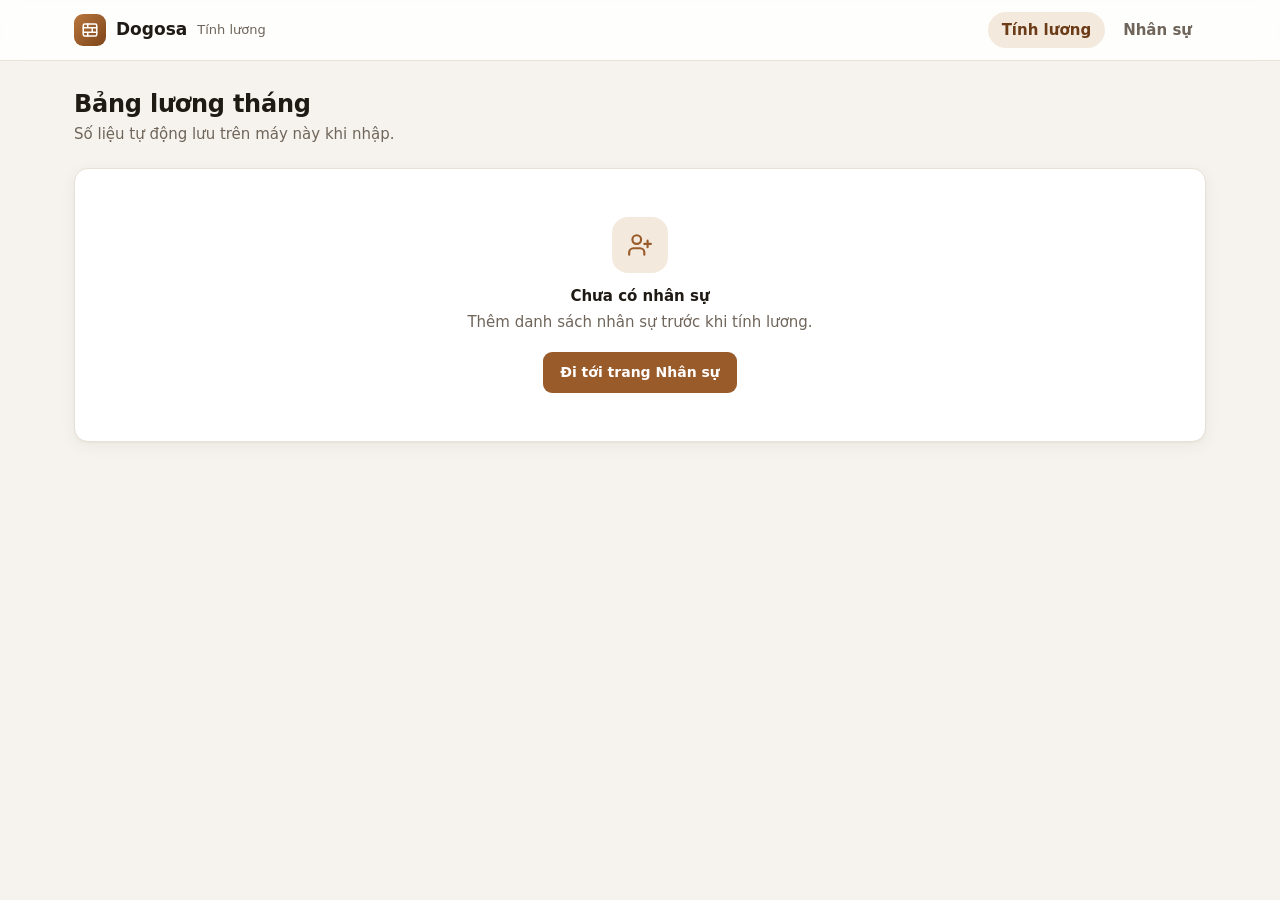
<file: index.html>
<!doctype html>
<html lang="vi">
<head>
  <meta charset="utf-8">
  <meta name="viewport" content="width=device-width, initial-scale=1">
  <title>Tính lương · Dogosa</title>
  <link rel="stylesheet" href="assets/styles.css">
</head>
<body>
  <header class="topbar">
    <div class="topbar-inner">
      <a class="brand" href="index.html">
        <span class="brand-mark">
          <svg width="18" height="18" viewBox="0 0 24 24" fill="none" stroke="currentColor" stroke-width="2" stroke-linecap="round" stroke-linejoin="round"><rect x="3" y="4" width="18" height="16" rx="2"/><path d="M3 9h18M3 15h18M9 4v5M15 9v6M9 15v5"/></svg>
        </span>
        Dogosa <small>Tính lương</small>
      </a>
      <nav class="nav">
        <a href="index.html" class="active">Tính lương</a>
        <a href="nhan-su.html">Nhân sự</a>
      </nav>
    </div>
  </header>

  <main class="container">
    <div class="page-head">
      <div>
        <h1>Bảng lương tháng</h1>
        <p class="muted">Số liệu tự động lưu trên máy này khi nhập.</p>
      </div>
      <button type="button" class="btn btn-danger-ghost" id="resetMonth">Làm mới dữ liệu tháng</button>
    </div>

    <section class="card empty" id="emptyState" hidden>
      <div class="empty-icon">
        <svg width="26" height="26" viewBox="0 0 24 24" fill="none" stroke="currentColor" stroke-width="2" stroke-linecap="round" stroke-linejoin="round"><path d="M16 21v-2a4 4 0 0 0-4-4H6a4 4 0 0 0-4 4v2"/><circle cx="9" cy="7" r="4"/><path d="M19 8v6M22 11h-6"/></svg>
      </div>
      <h3>Chưa có nhân sự</h3>
      <p class="muted">Thêm danh sách nhân sự trước khi tính lương.</p>
      <a class="btn btn-primary" href="nhan-su.html">Đi tới trang Nhân sự</a>
    </section>

    <div id="content" hidden>
      <!-- 1. Ngày công -->
      <section class="card">
        <div class="card-head">
          <span class="step">1</span>
          <h2>Ngày công</h2>
        </div>
        <div class="table-wrap">
          <table>
            <thead>
              <tr>
                <th>Họ tên</th>
                <th>Phân xưởng</th>
                <th class="num">Lương cứng/ngày</th>
                <th class="num">Ngày công</th>
                <th class="num">Lương cứng</th>
              </tr>
            </thead>
            <tbody id="workDayRows"></tbody>
          </table>
        </div>
      </section>

      <!-- 2. Sản lượng -->
      <section class="card">
        <div class="card-head">
          <span class="step">2</span>
          <h2>Sản lượng &amp; quỹ thưởng sản phẩm</h2>
        </div>
        <div class="production">
          <label class="field prod-field">
            <span>Số sản phẩm trong tháng</span>
            <input type="number" id="products" class="input input-lg" min="0" step="1" inputmode="numeric" placeholder="0">
          </label>
          <div class="prod-op">×</div>
          <div class="rate">
            <span class="field-label">Mức thưởng / sản phẩm</span>
            <div class="rate-box" id="rateView">
              <span class="rate-value"><b id="rateValue">10</b>k</span>
              <button type="button" class="icon-btn rate-edit-btn" id="rateEditBtn" title="Sửa mức thưởng" aria-label="Sửa mức thưởng">
                <svg viewBox="0 0 24 24" fill="none" stroke="currentColor" stroke-width="2" stroke-linecap="round" stroke-linejoin="round"><path d="M12 20h9"/><path d="M16.5 3.5a2.1 2.1 0 0 1 3 3L7 19l-4 1 1-4Z"/></svg>
              </button>
            </div>
            <div class="rate-box editing" id="rateEdit" hidden>
              <input type="number" id="rateInput" class="input-cell" min="0" step="1" inputmode="numeric">
              <span class="muted">k</span>
            </div>
          </div>
          <div class="prod-op">=</div>
          <div class="prod-total">
            <span class="field-label">Tổng thưởng cả xưởng</span>
            <div class="prod-total-value" id="totalBonus">0 đ</div>
          </div>
        </div>
        <div class="stats" id="pools"></div>
      </section>

      <!-- 3. Mức độ tham gia -->
      <section class="card">
        <div class="card-head">
          <span class="step">3</span>
          <h2>Mức độ tham gia theo phân xưởng</h2>
          <span class="hint small muted">Dán cạnh tính theo giờ, các phân xưởng khác tính theo số tấm</span>
        </div>
        <div class="ws-grid" id="participation"></div>
        <div id="wsNotes"></div>
      </section>

      <!-- 4. Bảng lương -->
      <section class="card">
        <div class="card-head">
          <span class="step">4</span>
          <h2>Bảng lương</h2>
        </div>
        <div id="warnings"></div>
        <div class="table-wrap">
          <table class="payroll">
            <thead>
              <tr>
                <th>Họ tên</th>
                <th class="num">Ngày công</th>
                <th class="num">Lương cứng</th>
                <th class="num">Thưởng sản phẩm</th>
                <th class="num">Tổng lương</th>
              </tr>
            </thead>
            <tbody id="payrollRows"></tbody>
            <tfoot id="payrollFoot"></tfoot>
          </table>
        </div>
      </section>

      <div class="page-actions">
        <button type="button" class="btn btn-primary btn-lg" id="exportBtn">
          <svg width="16" height="16" viewBox="0 0 24 24" fill="none" stroke="currentColor" stroke-width="2" stroke-linecap="round" stroke-linejoin="round"><path d="M6 9V2h12v7"/><path d="M6 18H4a2 2 0 0 1-2-2v-5a2 2 0 0 1 2-2h16a2 2 0 0 1 2 2v5a2 2 0 0 1-2 2h-2"/><rect x="6" y="14" width="12" height="8"/></svg>
          Xuất bảng lương
        </button>
      </div>
    </div>
  </main>

  <script src="assets/store.js"></script>
  <script src="assets/calc.js"></script>
  <script src="assets/luong.js"></script>
</body>
</html>
</file>
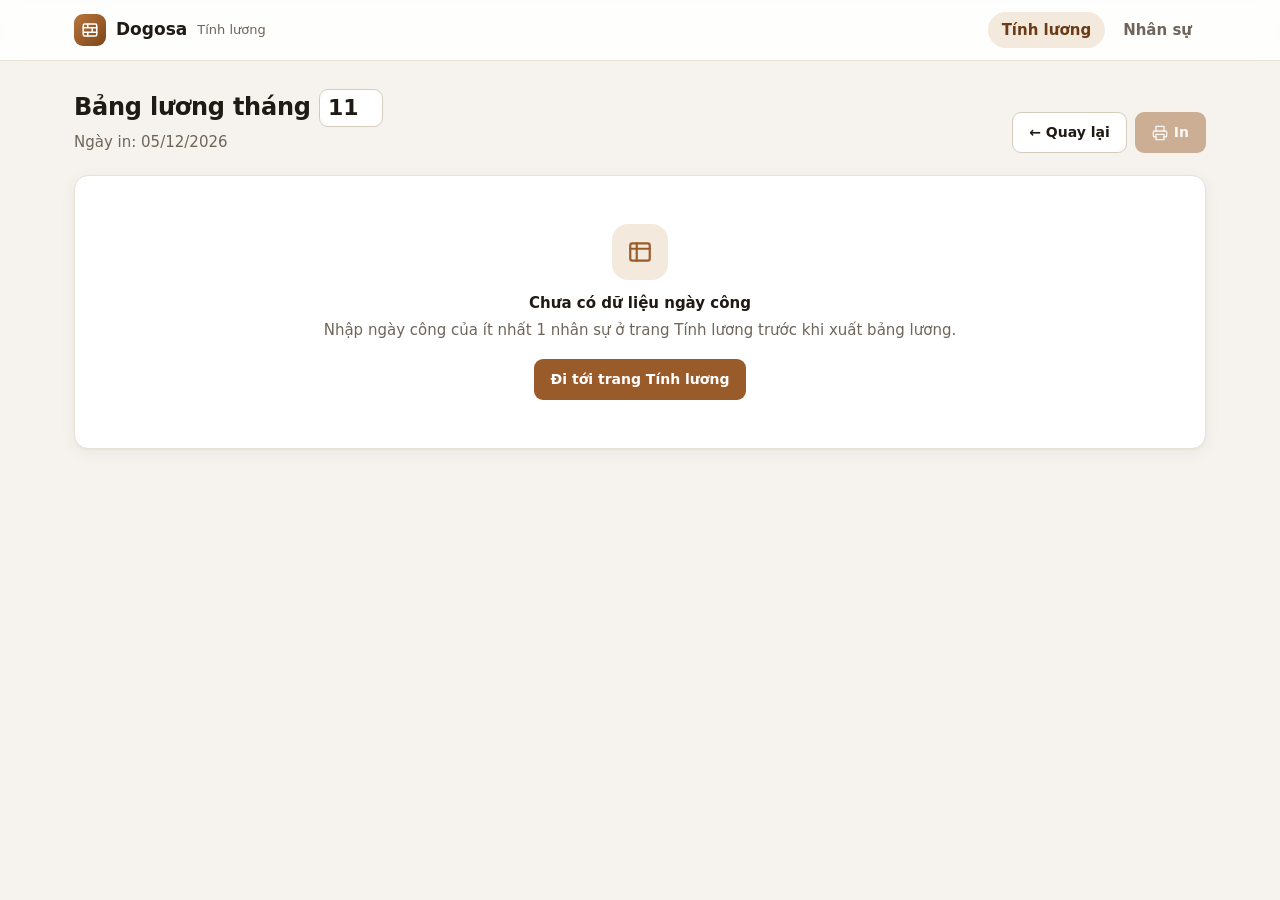
<file: bang-luong.html>
<!doctype html>
<html lang="vi">
<head>
  <meta charset="utf-8">
  <meta name="viewport" content="width=device-width, initial-scale=1">
  <title>Bảng lương · Dogosa</title>
  <link rel="stylesheet" href="assets/styles.css">
</head>
<body>
  <header class="topbar">
    <div class="topbar-inner">
      <a class="brand" href="index.html">
        <span class="brand-mark">
          <svg width="18" height="18" viewBox="0 0 24 24" fill="none" stroke="currentColor" stroke-width="2" stroke-linecap="round" stroke-linejoin="round"><rect x="3" y="4" width="18" height="16" rx="2"/><path d="M3 9h18M3 15h18M9 4v5M15 9v6M9 15v5"/></svg>
        </span>
        Dogosa <small>Tính lương</small>
      </a>
      <nav class="nav">
        <a href="index.html" class="active">Tính lương</a>
        <a href="nhan-su.html">Nhân sự</a>
      </nav>
    </div>
  </header>

  <main class="container print-page">
    <div class="page-head">
      <div>
        <h1>Bảng lương tháng <input type="number" class="input month-input no-print" id="monthInput" min="1" max="12" step="1" inputmode="numeric" aria-label="Tháng"><span class="print-only" id="monthPrint"></span></h1>
        <p class="muted">Ngày in: <span id="printDate"></span></p>
      </div>
      <div class="head-actions no-print">
        <a class="btn btn-ghost" href="index.html">← Quay lại</a>
        <button type="button" class="btn btn-primary" id="printBtn">
          <svg width="16" height="16" viewBox="0 0 24 24" fill="none" stroke="currentColor" stroke-width="2" stroke-linecap="round" stroke-linejoin="round"><path d="M6 9V2h12v7"/><path d="M6 18H4a2 2 0 0 1-2-2v-5a2 2 0 0 1 2-2h16a2 2 0 0 1 2 2v5a2 2 0 0 1-2 2h-2"/><rect x="6" y="14" width="12" height="8"/></svg>
          In
        </button>
      </div>
    </div>

    <section class="card empty" id="emptyState" hidden>
      <div class="empty-icon">
        <svg width="26" height="26" viewBox="0 0 24 24" fill="none" stroke="currentColor" stroke-width="2" stroke-linecap="round" stroke-linejoin="round"><rect x="3" y="4" width="18" height="16" rx="2"/><path d="M3 9h18M9 4v16"/></svg>
      </div>
      <h3>Chưa có dữ liệu ngày công</h3>
      <p class="muted">Nhập ngày công của ít nhất 1 nhân sự ở trang Tính lương trước khi xuất bảng lương.</p>
      <a class="btn btn-primary" href="index.html">Đi tới trang Tính lương</a>
    </section>

    <section class="card print-card" id="content" hidden>
      <div id="warnings" class="no-print"></div>
      <h2 class="table-title">Thưởng sản phẩm</h2>
      <div class="table-wrap summary-wrap">
        <table class="print-table">
          <thead id="summaryHead"></thead>
          <tbody id="summaryRows"></tbody>
        </table>
      </div>
      <h2 class="table-title">Bảng lương</h2>
      <div class="table-wrap">
        <table class="print-table">
          <thead id="printHead"></thead>
          <tbody id="printRows"></tbody>
          <tfoot id="printFoot"></tfoot>
        </table>
      </div>
    </section>
  </main>

  <script src="assets/store.js"></script>
  <script src="assets/calc.js"></script>
  <script src="assets/bang-luong.js"></script>
</body>
</html>
</file>
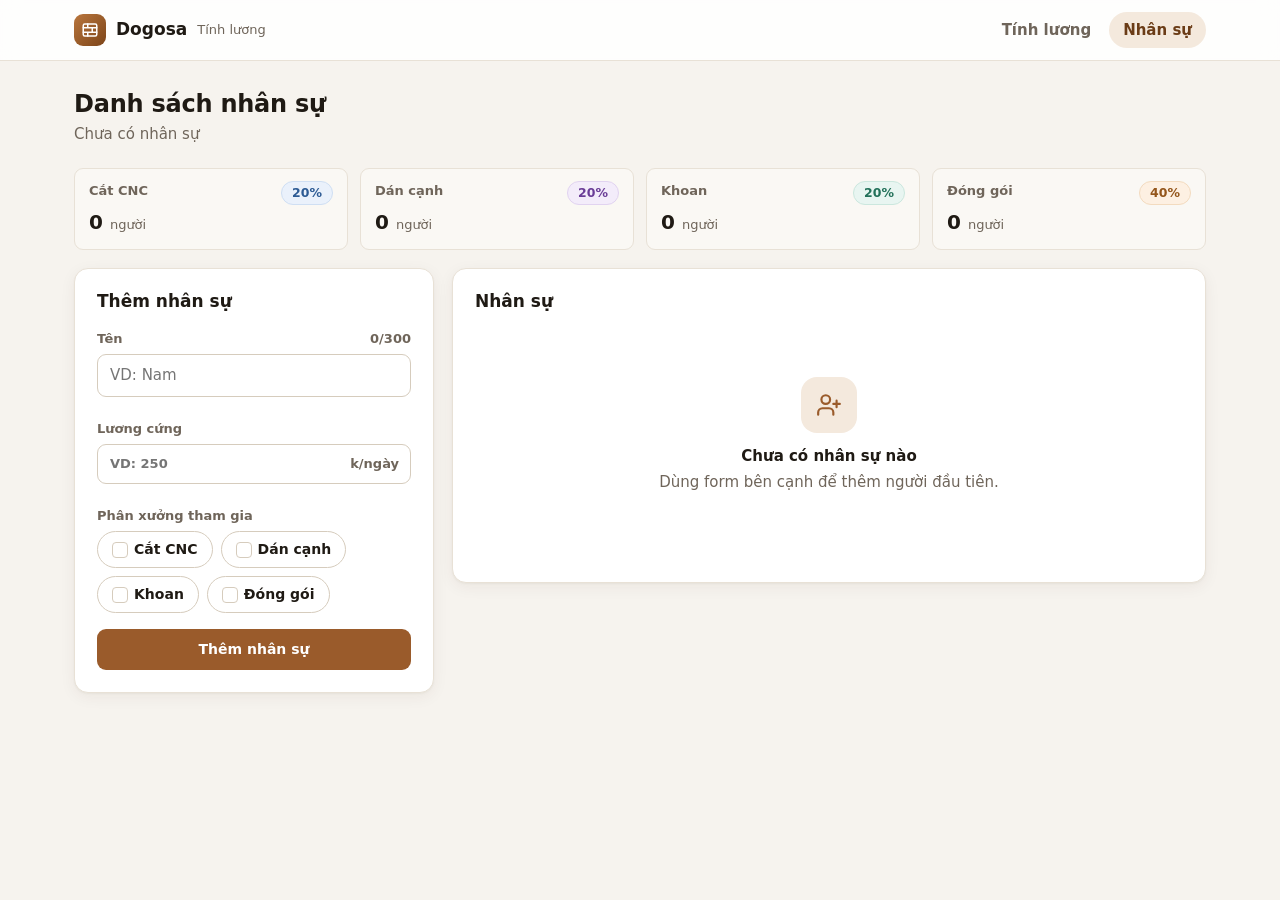
<file: nhan-su.html>
<!doctype html>
<html lang="vi">
<head>
  <meta charset="utf-8">
  <meta name="viewport" content="width=device-width, initial-scale=1">
  <title>Nhân sự · Dogosa</title>
  <link rel="stylesheet" href="assets/styles.css">
</head>
<body>
  <header class="topbar">
    <div class="topbar-inner">
      <a class="brand" href="index.html">
        <span class="brand-mark">
          <svg width="18" height="18" viewBox="0 0 24 24" fill="none" stroke="currentColor" stroke-width="2" stroke-linecap="round" stroke-linejoin="round"><rect x="3" y="4" width="18" height="16" rx="2"/><path d="M3 9h18M3 15h18M9 4v5M15 9v6M9 15v5"/></svg>
        </span>
        Dogosa <small>Tính lương</small>
      </a>
      <nav class="nav">
        <a href="index.html">Tính lương</a>
        <a href="nhan-su.html" class="active">Nhân sự</a>
      </nav>
    </div>
  </header>

  <main class="container">
    <div class="page-head">
      <div>
        <h1>Danh sách nhân sự</h1>
        <p class="muted" id="headCount">Chưa có nhân sự</p>
      </div>
    </div>

    <div class="stats" id="wsStats"></div>

    <div class="emp-layout">
      <section class="card emp-form-card">
        <div class="card-head">
          <h2 id="formTitle">Thêm nhân sự</h2>
          <span class="chip hint" id="editingBadge" hidden></span>
        </div>
        <form id="empForm" novalidate autocomplete="off">
          <label class="field">
            <span class="field-row"><span>Tên</span><span class="small muted" id="nameCount">0/300</span></span>
            <input type="text" id="name" maxlength="300" placeholder="VD: Nam">
            <span class="error-text" id="nameErr"></span>
          </label>
          <label class="field">
            <span>Lương cứng</span>
            <span class="input-suffix">
              <input type="number" id="dailyWage" min="0" step="1" inputmode="numeric" placeholder="VD: 250">
              <span class="suffix">k/ngày</span>
            </span>
            <span class="error-text" id="wageErr"></span>
          </label>
          <div class="field">
            <span class="field-label">Phân xưởng tham gia</span>
            <div class="pills" id="wsChecks"></div>
          </div>
          <div class="form-actions">
            <button type="submit" class="btn btn-primary" id="submitBtn">Thêm nhân sự</button>
            <button type="button" class="btn btn-ghost" id="cancelBtn" hidden>Huỷ</button>
          </div>
        </form>
      </section>

      <section class="card emp-list-card">
        <div class="card-head">
          <h2>Nhân sự</h2>
        </div>
        <div id="listEmpty" class="empty">
          <div class="empty-icon">
            <svg width="26" height="26" viewBox="0 0 24 24" fill="none" stroke="currentColor" stroke-width="2" stroke-linecap="round" stroke-linejoin="round"><path d="M16 21v-2a4 4 0 0 0-4-4H6a4 4 0 0 0-4 4v2"/><circle cx="9" cy="7" r="4"/><path d="M19 8v6M22 11h-6"/></svg>
          </div>
          <h3>Chưa có nhân sự nào</h3>
          <p class="muted">Dùng form bên cạnh để thêm người đầu tiên.</p>
        </div>
        <div class="table-wrap" id="listWrap" hidden>
          <table>
            <thead>
              <tr>
                <th style="width:56px">ID</th>
                <th>Tên</th>
                <th class="num">Lương cứng</th>
                <th>Phân xưởng</th>
                <th style="width:84px"></th>
              </tr>
            </thead>
            <tbody id="empRows"></tbody>
          </table>
        </div>
      </section>
    </div>
  </main>

  <script src="assets/store.js"></script>
  <script src="assets/nhan-su.js"></script>
</body>
</html>
</file>
<file: assets/styles.css>
/* Dogosa — style dùng chung */
:root {
  --bg: #f6f3ee;
  --surface: #ffffff;
  --surface-2: #faf8f4;
  --text: #1f1a14;
  --muted: #6f655a;
  --border: #e8e1d6;
  --border-strong: #d6ccbd;
  --accent: #9a5b2b;
  --accent-hover: #844b20;
  --accent-soft: #f4e9dd;
  --accent-ink: #6b3c17;
  --ok: #2f7d4f;
  --ok-soft: #e5f3ea;
  --warn: #9a6a00;
  --warn-soft: #fdf3d8;
  --danger: #b4372f;
  --danger-soft: #fbe7e5;
  --radius: 14px;
  --radius-sm: 9px;
  --shadow: 0 1px 2px rgba(60, 40, 20, 0.04), 0 4px 16px rgba(60, 40, 20, 0.06);
  --font: "Inter", "Segoe UI", system-ui, -apple-system, Roboto, "Helvetica Neue", Arial, sans-serif;
}

* { box-sizing: border-box; }

html, body { margin: 0; }

body {
  font-family: var(--font);
  font-size: 15px;
  line-height: 1.5;
  color: var(--text);
  background: var(--bg);
  -webkit-font-smoothing: antialiased;
}

h1, h2, h3 { margin: 0; line-height: 1.25; }
h1 { font-size: 24px; font-weight: 700; letter-spacing: -0.01em; }
h2 { font-size: 17px; font-weight: 650; }
h3 { font-size: 15px; font-weight: 650; }
a { color: var(--accent); }

.num { font-variant-numeric: tabular-nums; text-align: right; white-space: nowrap; }
.muted { color: var(--muted); }
.small { font-size: 13px; }
[hidden] { display: none !important; }

/* ---------- Topbar ---------- */
.topbar {
  position: sticky;
  top: 0;
  z-index: 10;
  background: rgba(255, 255, 255, 0.85);
  backdrop-filter: blur(10px);
  border-bottom: 1px solid var(--border);
}
.topbar-inner {
  max-width: 1180px;
  margin: 0 auto;
  padding: 0 24px;
  height: 60px;
  display: flex;
  align-items: center;
  gap: 24px;
}
.brand { display: flex; align-items: center; gap: 10px; font-weight: 700; font-size: 17px; text-decoration: none; color: var(--text); }
.brand-mark {
  width: 32px; height: 32px; border-radius: 9px;
  display: grid; place-items: center;
  background: linear-gradient(135deg, #b9763d, #7d4519);
  color: #fff;
}
.brand small { font-weight: 500; color: var(--muted); font-size: 13px; }
.nav { display: flex; gap: 4px; margin-left: auto; }
.nav a {
  text-decoration: none;
  color: var(--muted);
  font-weight: 550;
  padding: 7px 14px;
  border-radius: 999px;
  transition: background 0.15s, color 0.15s;
}
.nav a:hover { color: var(--text); background: var(--surface-2); }
.nav a.active { color: var(--accent-ink); background: var(--accent-soft); }

/* ---------- Layout ---------- */
.container { max-width: 1180px; margin: 0 auto; padding: 28px 24px 64px; }
.page-head { display: flex; align-items: flex-end; justify-content: space-between; gap: 16px; margin-bottom: 22px; flex-wrap: wrap; }
.page-head p { margin: 4px 0 0; }

.card {
  background: var(--surface);
  border: 1px solid var(--border);
  border-radius: var(--radius);
  box-shadow: var(--shadow);
  padding: 22px;
  margin-bottom: 18px;
}
.card-head { display: flex; align-items: center; gap: 12px; margin-bottom: 16px; flex-wrap: wrap; }
.card-head .hint { margin-left: auto; }
.step {
  width: 26px; height: 26px; border-radius: 50%;
  display: grid; place-items: center;
  font-size: 13px; font-weight: 700;
  background: var(--accent-soft); color: var(--accent-ink);
  flex: none;
}

/* ---------- Buttons ---------- */
.btn {
  display: inline-flex; align-items: center; justify-content: center; gap: 6px;
  font: inherit; font-weight: 600; font-size: 14px;
  padding: 9px 16px;
  border-radius: var(--radius-sm);
  border: 1px solid transparent;
  cursor: pointer;
  transition: background 0.15s, border-color 0.15s, color 0.15s, box-shadow 0.15s;
  text-decoration: none;
  white-space: nowrap;
}
.btn-primary { background: var(--accent); color: #fff; }
.btn-primary:hover { background: var(--accent-hover); }
.btn-ghost { background: var(--surface); color: var(--text); border-color: var(--border-strong); }
.btn-ghost:hover { background: var(--surface-2); }
.btn-danger-ghost { background: var(--surface); color: var(--danger); border-color: #efc9c5; }
.btn-danger-ghost:hover { background: var(--danger-soft); }
.btn:disabled { opacity: 0.45; cursor: not-allowed; }
.btn:disabled:hover { background: var(--accent); }
.btn-lg { font-size: 15px; padding: 11px 22px; }
.btn:focus-visible, .icon-btn:focus-visible { outline: 3px solid rgba(154, 91, 43, 0.3); outline-offset: 2px; }

.icon-btn {
  display: inline-grid; place-items: center;
  width: 32px; height: 32px;
  border-radius: 8px;
  border: 1px solid transparent;
  background: transparent;
  color: var(--muted);
  cursor: pointer;
  transition: background 0.15s, color 0.15s;
}
.icon-btn:hover { background: var(--surface-2); color: var(--text); border-color: var(--border); }
.icon-btn.danger:hover { background: var(--danger-soft); color: var(--danger); border-color: #efc9c5; }
.icon-btn svg { width: 16px; height: 16px; }

/* ---------- Form ---------- */
.field { display: flex; flex-direction: column; gap: 6px; margin-bottom: 16px; }
.field > span, .field-label { font-weight: 600; font-size: 13px; color: var(--muted); }
.field-row { display: flex; justify-content: space-between; align-items: baseline; }
.input, .field input[type="text"], .field input[type="number"] {
  font: inherit;
  width: 100%;
  padding: 9px 12px;
  border: 1px solid var(--border-strong);
  border-radius: var(--radius-sm);
  background: var(--surface);
  color: var(--text);
  transition: border-color 0.15s, box-shadow 0.15s;
}
input:focus { outline: none; border-color: var(--accent); box-shadow: 0 0 0 3px rgba(154, 91, 43, 0.15); }
input.invalid { border-color: var(--danger); box-shadow: 0 0 0 3px rgba(180, 55, 47, 0.12); }
.input-suffix { position: relative; }
.input-suffix input { padding-right: 70px; }
.input-suffix .suffix { position: absolute; right: 12px; top: 50%; transform: translateY(-50%); color: var(--muted); font-size: 13px; pointer-events: none; }
.error-text { color: var(--danger); font-size: 13px; min-height: 0; }

.input-cell {
  font: inherit;
  font-variant-numeric: tabular-nums;
  width: 96px;
  padding: 6px 10px;
  text-align: right;
  border: 1px solid var(--border-strong);
  border-radius: 8px;
  background: var(--surface);
}

/* Checkbox dạng pill */
.pills { display: flex; flex-wrap: wrap; gap: 8px; }
.pill-check { position: relative; }
.pill-check input { position: absolute; opacity: 0; pointer-events: none; }
.pill-check span {
  display: inline-flex; align-items: center; gap: 6px;
  padding: 7px 14px;
  border-radius: 999px;
  border: 1px solid var(--border-strong);
  background: var(--surface);
  font-weight: 550; font-size: 14px;
  cursor: pointer; user-select: none;
  transition: all 0.15s;
}
.pill-check span::before {
  content: ""; width: 14px; height: 14px; border-radius: 4px;
  border: 1.5px solid var(--border-strong); background: #fff;
  transition: all 0.15s;
}
.pill-check input:checked + span { background: var(--accent-soft); border-color: var(--accent); color: var(--accent-ink); }
.pill-check input:checked + span::before {
  background: var(--accent) url("data:image/svg+xml,%3Csvg xmlns='http://www.w3.org/2000/svg' viewBox='0 0 16 16' fill='none' stroke='white' stroke-width='2.5'%3E%3Cpath d='M3.5 8.5l3 3 6-7'/%3E%3C/svg%3E") center/11px no-repeat;
  border-color: var(--accent);
}
.pill-check input:focus-visible + span { box-shadow: 0 0 0 3px rgba(154, 91, 43, 0.2); }

/* ---------- Chips ---------- */
.chips { display: flex; flex-wrap: wrap; gap: 6px; }
.chip {
  display: inline-block;
  padding: 2px 10px;
  border-radius: 999px;
  font-size: 12.5px; font-weight: 600;
  background: var(--surface-2);
  border: 1px solid var(--border);
  color: var(--muted);
  white-space: nowrap;
}
.chip-cnc { background: #eaf1fb; border-color: #cfdff3; color: #2d5b94; }
.chip-edge { background: #f3ecfa; border-color: #e1d3f0; color: #6a3d97; }
.chip-drill { background: #e8f5f1; border-color: #cbe7de; color: #23715a; }
.chip-pack { background: #fdf0e2; border-color: #f3dbbf; color: #94561b; }

/* ---------- Table ---------- */
.table-wrap { overflow-x: auto; margin: 0 -22px; padding: 0 22px; }
table { width: 100%; border-collapse: collapse; }
th, td { padding: 11px 12px; text-align: left; border-bottom: 1px solid var(--border); vertical-align: middle; }
th { font-size: 12.5px; font-weight: 650; color: var(--muted); text-transform: uppercase; letter-spacing: 0.03em; background: var(--surface-2); }
th:first-child { border-top-left-radius: 8px; }
th:last-child { border-top-right-radius: 8px; }
tbody tr:hover td { background: #fcfaf7; }
tfoot td { font-weight: 700; border-bottom: none; border-top: 2px solid var(--border-strong); }
td .sub { display: block; font-size: 12px; color: var(--muted); font-weight: 400; margin-top: 2px; }
.name-cell { font-weight: 600; max-width: 320px; overflow-wrap: anywhere; }
.total-cell { font-weight: 700; color: var(--accent-ink); }
.actions { display: flex; gap: 4px; justify-content: flex-end; }

/* ---------- Stats ---------- */
.stats { display: grid; grid-template-columns: repeat(4, minmax(0, 1fr)); gap: 12px; }
.stat {
  border: 1px solid var(--border);
  border-radius: var(--radius-sm);
  padding: 12px 14px;
  background: var(--surface-2);
}
.stat-label { font-size: 13px; color: var(--muted); font-weight: 600; display: flex; justify-content: space-between; gap: 8px; }
.stat-value { font-size: 20px; font-weight: 700; font-variant-numeric: tabular-nums; margin-top: 2px; }
.stat-sub { font-size: 12.5px; color: var(--muted); margin-top: 2px; }

/* ---------- Callout ---------- */
.callout {
  display: flex; gap: 10px; align-items: flex-start;
  padding: 10px 14px;
  border-radius: var(--radius-sm);
  font-size: 14px;
  margin-bottom: 8px;
}
.callout-warn { background: var(--warn-soft); color: #6d4c00; border: 1px solid #f1dfa8; }
.callout-info { background: var(--surface-2); color: var(--muted); border: 1px solid var(--border); }
.callout::before { content: "!"; flex: none; width: 18px; height: 18px; border-radius: 50%; display: grid; place-items: center; font-size: 12px; font-weight: 800; margin-top: 1px; }
.callout-warn::before { background: #e9b949; color: #fff; }
.callout-info::before { content: "i"; background: var(--border-strong); color: #fff; }

/* ---------- Empty state ---------- */
.empty {
  text-align: center;
  padding: 48px 24px;
}
.empty-icon {
  width: 56px; height: 56px; border-radius: 16px; margin: 0 auto 14px;
  display: grid; place-items: center;
  background: var(--accent-soft); color: var(--accent);
}
.empty p { margin: 6px 0 18px; }

/* ---------- Toast ---------- */
.toasts { position: fixed; right: 20px; bottom: 20px; display: flex; flex-direction: column; gap: 8px; z-index: 100; }
.toast {
  background: #2a231c; color: #fff;
  padding: 10px 16px; border-radius: 10px;
  font-size: 14px; font-weight: 500;
  box-shadow: 0 8px 24px rgba(0, 0, 0, 0.18);
  opacity: 0; transform: translateY(8px);
  transition: opacity 0.2s, transform 0.2s;
}
.toast.show { opacity: 1; transform: none; }
.toast-ok { background: var(--ok); }
.toast-danger { background: var(--danger); }

/* ---------- Responsive ---------- */
@media (max-width: 900px) {
  .stats { grid-template-columns: repeat(2, minmax(0, 1fr)); }
}
@media (max-width: 560px) {
  .topbar-inner, .container { padding-left: 16px; padding-right: 16px; }
  .card { padding: 16px; }
  .table-wrap { margin: 0 -16px; padding: 0 16px; }
  .brand small { display: none; }
}

/* ==================== Trang Nhân sự ==================== */
.emp-layout { display: grid; grid-template-columns: 360px minmax(0, 1fr); gap: 18px; margin-top: 18px; align-items: start; }
.emp-form-card { position: sticky; top: 78px; }
.form-actions { display: flex; gap: 8px; margin-top: 4px; }
.form-actions .btn-primary { flex: 1; }
tbody tr.row-editing td { background: var(--accent-soft); }

/* ==================== Trang Tính lương ==================== */
.production { display: flex; align-items: flex-end; gap: 16px; flex-wrap: wrap; margin-bottom: 18px; }
.production .field { margin-bottom: 0; }
.prod-field { width: 240px; }
.input-lg { font-size: 20px !important; font-weight: 700; padding: 10px 14px !important; font-variant-numeric: tabular-nums; }
.prod-op { font-size: 22px; color: var(--muted); padding-bottom: 10px; }
.rate { display: flex; flex-direction: column; gap: 6px; }
.rate-box {
  display: flex; align-items: center; gap: 6px;
  height: 50px; padding: 0 6px 0 14px;
  border: 1px dashed var(--border-strong);
  border-radius: var(--radius-sm);
  background: var(--surface-2);
}
.rate-box.editing { border-style: solid; border-color: var(--accent); background: var(--surface); padding-right: 12px; }
.rate-box.editing .input-cell { width: 80px; font-size: 16px; font-weight: 700; }
.rate-value { font-size: 20px; font-weight: 700; font-variant-numeric: tabular-nums; min-width: 40px; }
.rate-value b { font-weight: 700; }
.rate-edit-btn { width: 28px; height: 28px; opacity: 0; transition: opacity 0.15s, background 0.15s; }
.rate-box:hover .rate-edit-btn, .rate-edit-btn:focus-visible { opacity: 1; }
.prod-total { display: flex; flex-direction: column; gap: 6px; }
.prod-total-value {
  height: 50px; display: flex; align-items: center;
  padding: 0 16px;
  border-radius: var(--radius-sm);
  background: var(--accent); color: #fff;
  font-size: 20px; font-weight: 700; font-variant-numeric: tabular-nums;
}

.badge-ok {
  display: inline-block; margin-left: 8px;
  padding: 1px 8px; border-radius: 999px;
  font-size: 12px; font-weight: 600;
  background: var(--ok-soft); color: var(--ok);
}
.text-warn { color: var(--warn); font-weight: 600; }

.ws-grid { display: grid; grid-template-columns: repeat(auto-fit, minmax(380px, 1fr)); gap: 14px; margin-bottom: 12px; }
.ws-grid:empty { display: none; }
.ws-card { border: 1px solid var(--border); border-radius: var(--radius-sm); overflow: hidden; }
.ws-card-head { display: flex; align-items: center; justify-content: space-between; gap: 8px; padding: 10px 14px; background: var(--surface-2); border-bottom: 1px solid var(--border); }
.ws-pool { color: var(--text); }
.ws-table th { background: transparent; }
.ws-table th, .ws-table td { padding: 8px 14px; }
.ws-table .input-cell { width: 90px; }
.ws-table tfoot td { font-weight: 600; border-top-width: 1px; }

.payroll td { padding-top: 12px; padding-bottom: 12px; }

@media (max-width: 900px) {
  .emp-layout { grid-template-columns: 1fr; }
  .emp-form-card { position: static; }
}
@media (max-width: 560px) {
  .prod-field { width: 100%; }
  .prod-op { display: none; }
  .ws-grid { grid-template-columns: 1fr; }
}

.page-actions { display: flex; justify-content: flex-end; margin-top: 4px; }

/* ==================== Trang In bảng lương ==================== */
.head-actions { display: flex; gap: 8px; }
.print-hint { margin: 0 0 12px; }
.print-table { font-size: 14px; }
.print-table th, .print-table td { border: 1px solid var(--border); padding: 8px 10px; }
.print-table th { white-space: normal; text-align: center; vertical-align: middle; border-radius: 0; text-transform: none; letter-spacing: 0; }
.print-table th.sub-th { text-transform: none; letter-spacing: 0; font-size: 12.5px; white-space: nowrap; }
.print-table .name-cell { max-width: 220px; }
.print-table .input-cell { width: 72px; padding: 5px 8px; }
.print-table tfoot td { border-top: 2px solid var(--border-strong); }
.print-only { display: none; }
.summary-wrap { margin-bottom: 40px; }
.month-input { width: 64px; padding: 4px 8px; text-align: center; font-size: 22px; font-weight: 700; vertical-align: middle; }
.table-title { margin: 0 0 10px; font-size: 16px; font-weight: 700; text-align: center; }

@media print {
  /* margin-top = 0 để trình duyệt không in dòng ngày giờ + tiêu đề trang ở đầu giấy */
  @page { size: A4 landscape; margin: 0 10mm 10mm; }
  body { background: #fff; font-size: 15px; padding-top: 10mm; }
  .topbar, .no-print, .toasts { display: none !important; }
  .container { max-width: none; padding: 0; }
  .page-head { margin-bottom: 10px; }
  .page-head h1 { font-size: 24px; }
  .card { border: none; box-shadow: none; padding: 0; margin: 0; border-radius: 0; }
  .table-wrap { overflow: visible; margin: 0; padding: 0; }
  .summary-wrap { margin-bottom: 28px; }
  .table-title { margin-bottom: 8px; font-size: 22px; color: #000; }
  .print-table { font-size: 18px; }
  .print-table th, .print-table td { border-color: #999; padding: 6px 8px; }
  .print-table th { font-size: 17px; color: #000; background: #eee; -webkit-print-color-adjust: exact; print-color-adjust: exact; }
  .print-table th.sub-th { font-size: 17px; }
  .print-table td .sub { font-size: 15px; color: #555; }
  .print-table .name-cell { max-width: none; }
  .print-table thead { display: table-header-group; }
  .print-table tr { break-inside: avoid; }
  .print-table tbody tr:hover td { background: none; }
  .print-table .total-cell { color: #000; }
  .print-table .input-cell { display: none; }
  .print-only { display: inline; }
}
</file>
